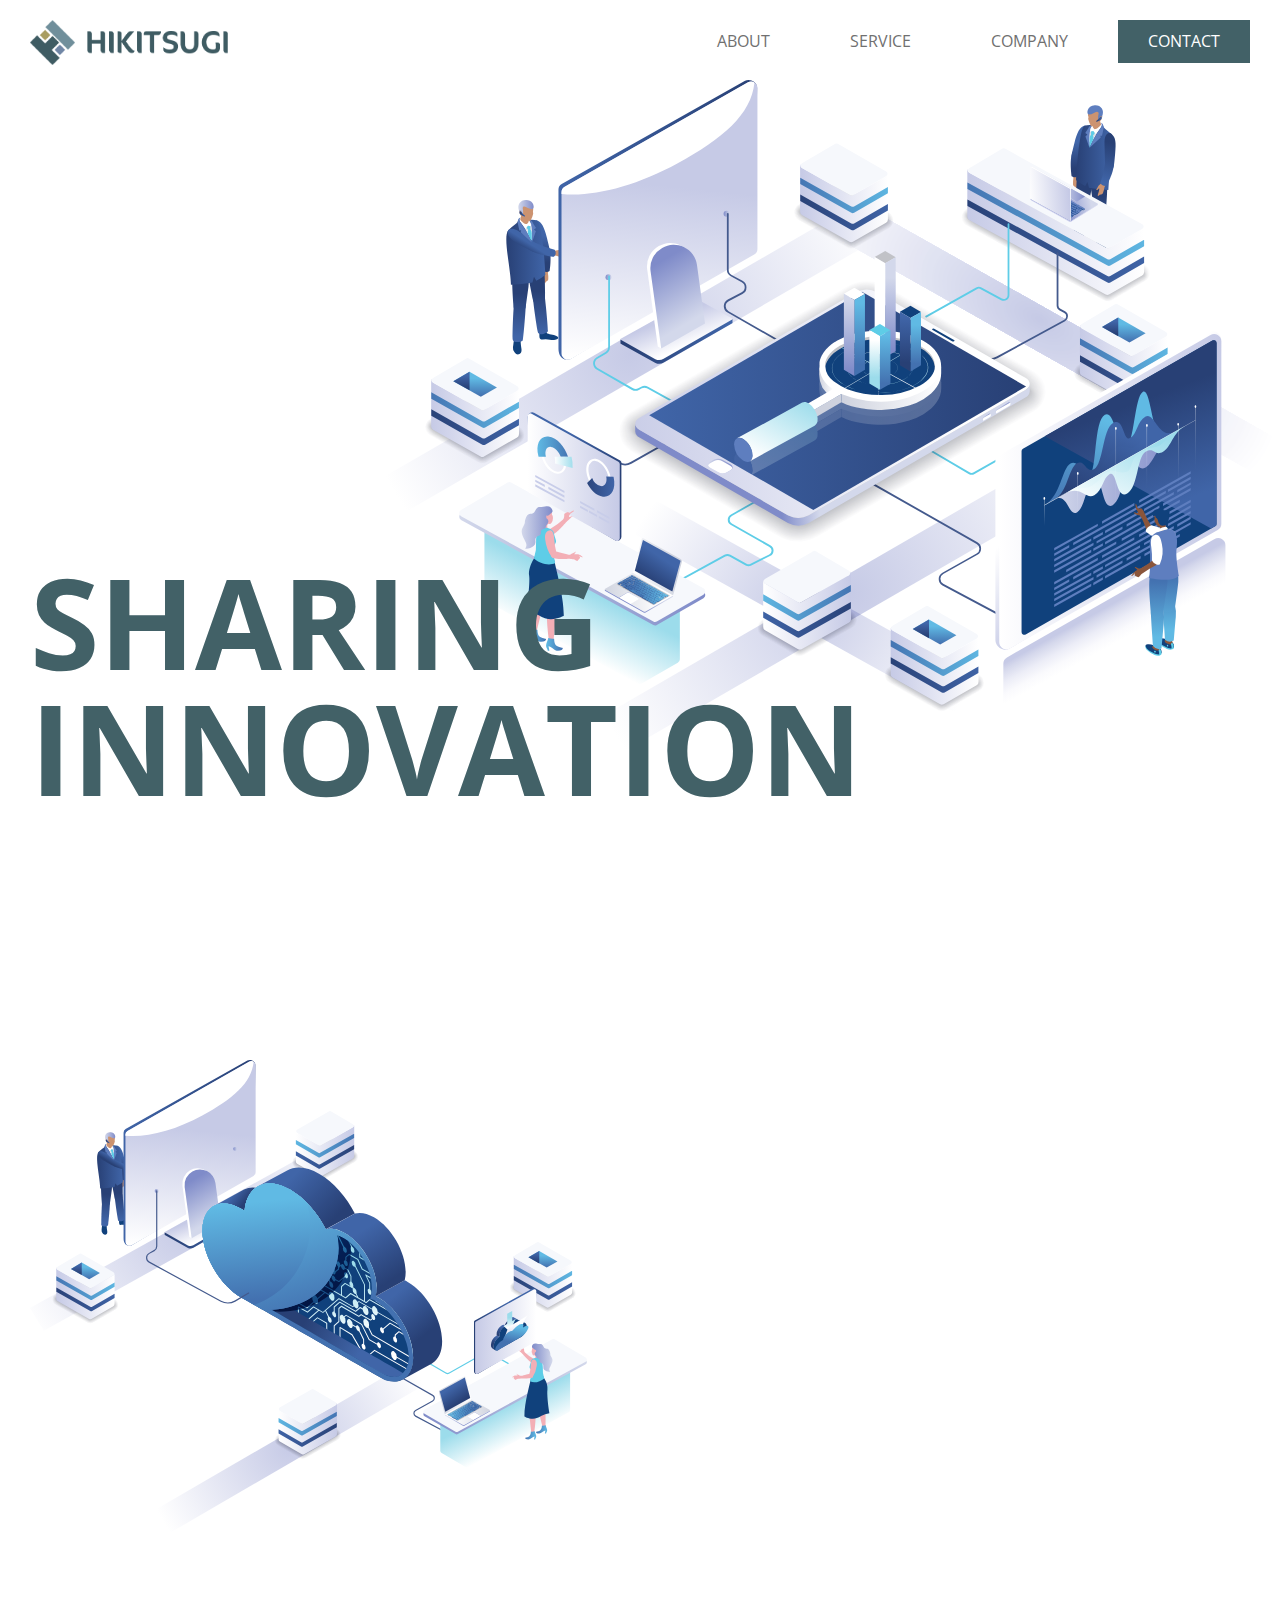
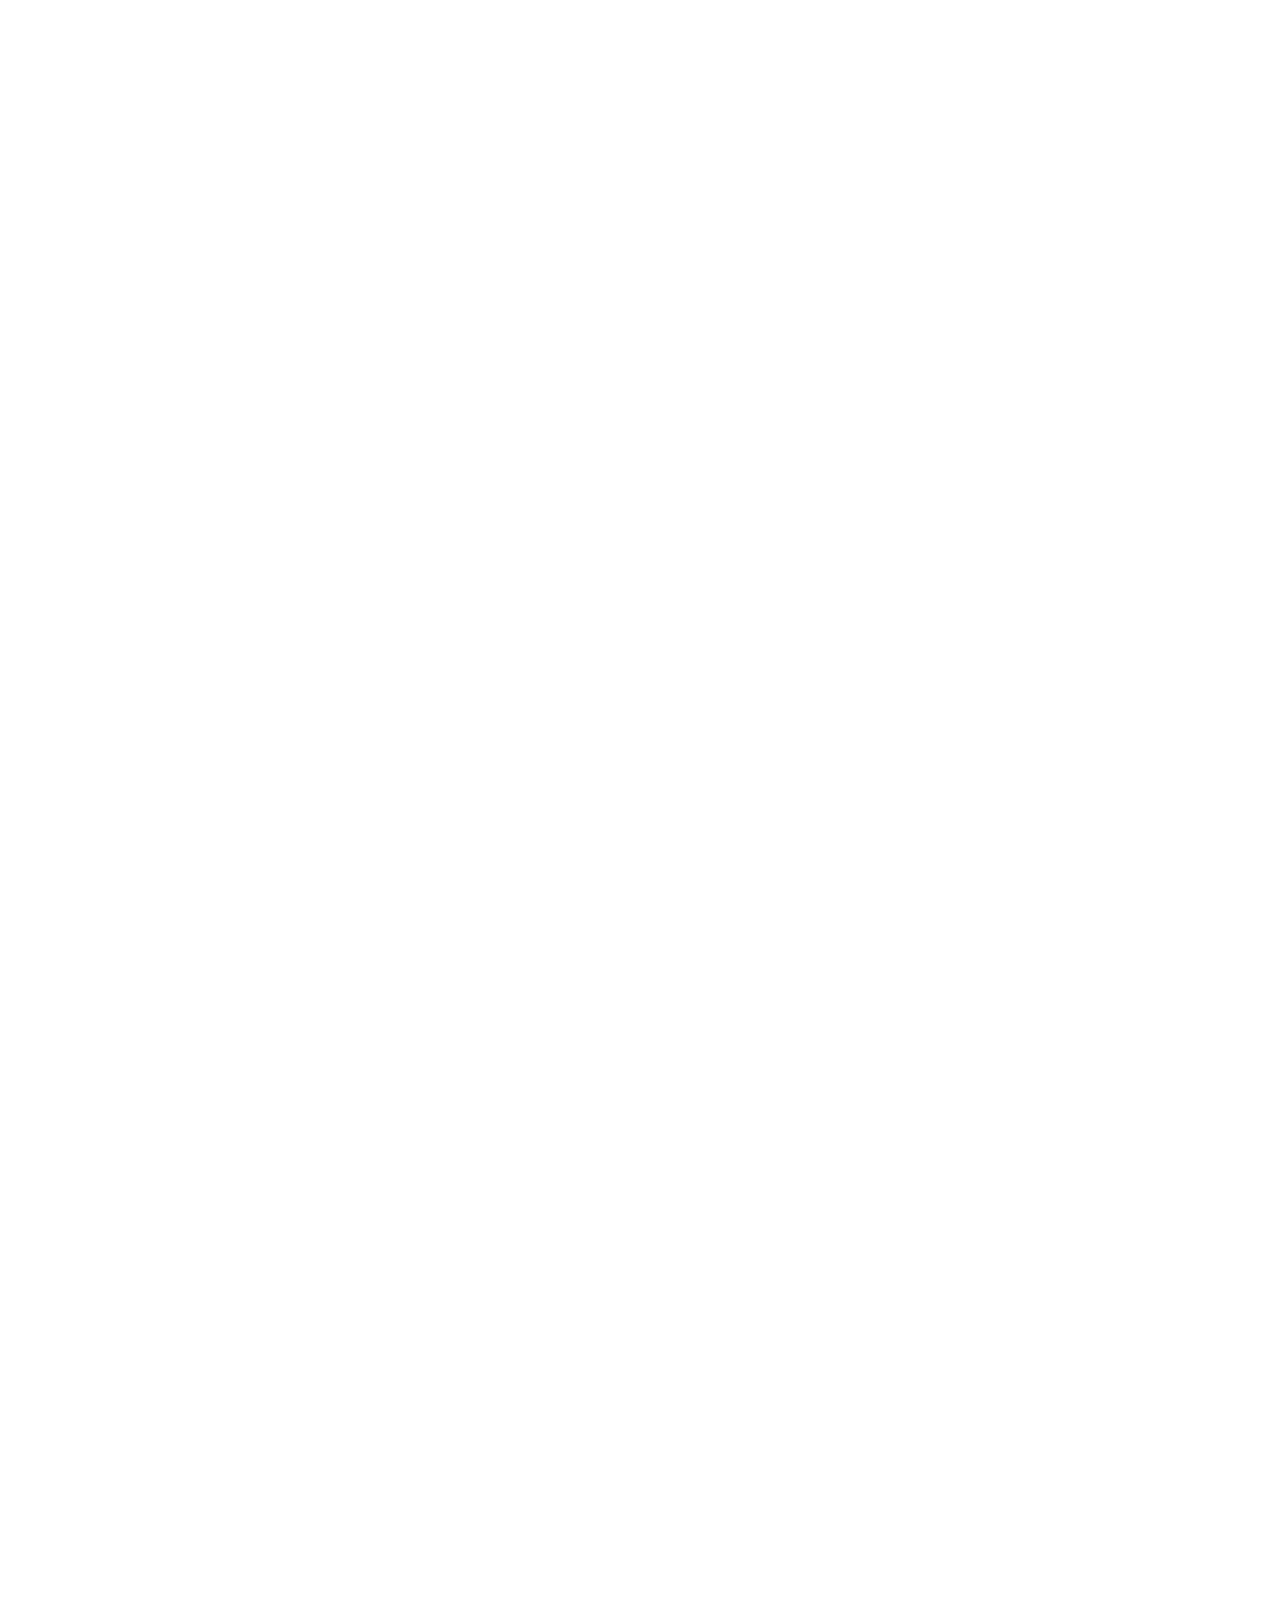
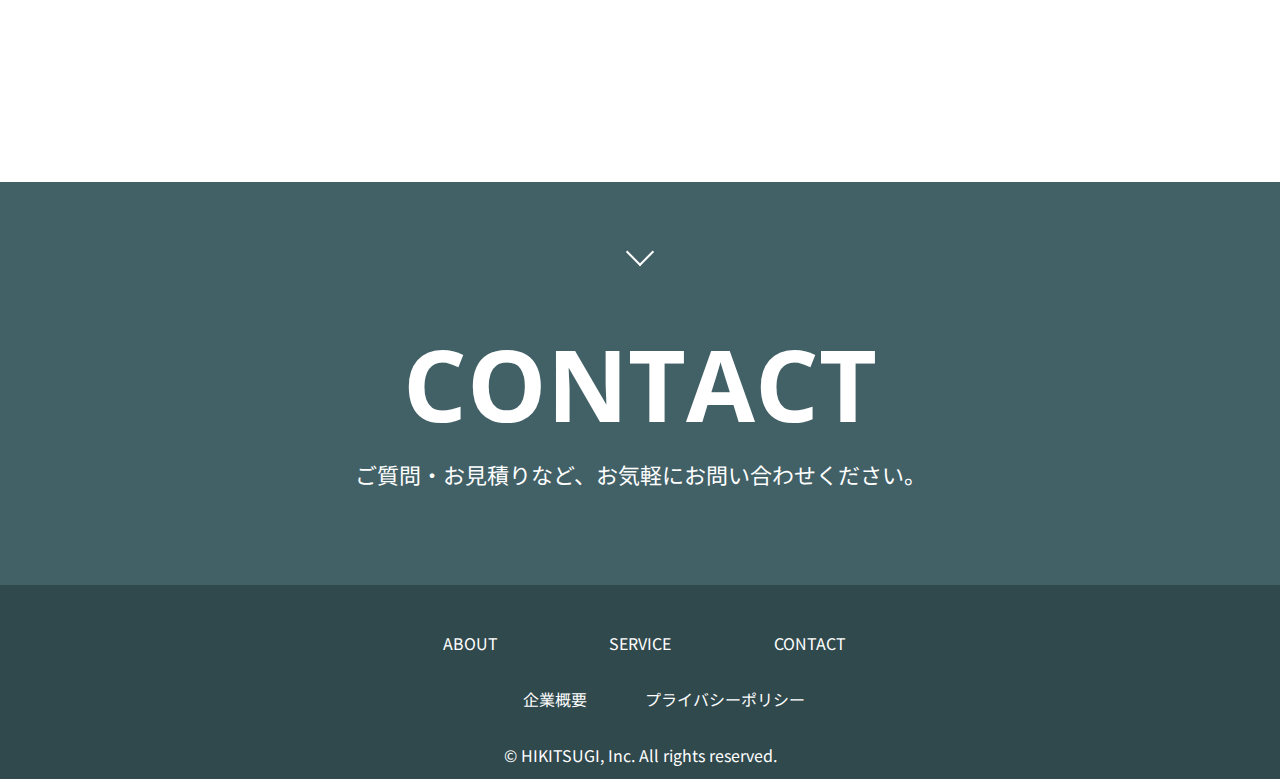
<file: index.html>
<!DOCTYPE html>
<html lang="ja">
<head>
    <meta charset="UTF-8">
    <meta http-equiv="X-UA-Compatible" content="IE=edge">
    <meta name="viewport" content="width=device-width, initial-scale=1.0">
    <link rel="SHORTCUT ICON" href="">
    <link rel="preconnect" href="https://fonts.gstatic.com">
    <link href="https://fonts.googleapis.com/css2?family=Noto+Sans+JP:wght@300&family=Open+Sans:wght@400;700&display=swap" rel="stylesheet">
    <link rel="stylesheet" href="shared/css/reset.css">
    <link rel="stylesheet" href="shared/css/common.css">
    <link rel="stylesheet" href="shared/css/top.css">
    <link rel="icon" href="shared/img/favicon/favicon.ico">
    <script src="shared/js/jQuery-3.4.1.min.js"></script>
    <script src="shared/js/plugin/jquery.inview.min.js"></script>
    <script src="shared/js/main.js"></script>
    <title>HIKITSUGI</title>
</head>
<body>
    <ul class="circles">
        <li></li>
        <li></li>
        <li></li>
        <li></li>
        <li></li>
        <li></li>
        <li></li>
        <li></li>
        <li></li>
        <li></li>
    </ul>
    <header>
        <h1 class="site_title">
            <a href="index.html">
                <img src="shared/img/logo.png" alt="HIKITSUGI">
            </a>
        </h1>
        <div class="drawer">
            <input type="checkbox" id="drawer_check" class="drawer_hidden" >
            <label for="drawer_check" class="drawer_open"><span></span></label>
            <nav id="menu_header" class="drawer_content">
                <ul>
                    <li><a href="#about">ABOUT</a></li>
                    <li><a href="#service">SERVICE</a></li>
                    <!--
                    <li><a href="">NEWS</a></li>
                    -->
                    <li><a href="company/index.html">COMPANY</a></li>
                    <li><a href="contact/index.html">CONTACT</a></li>
                </ul>
            </nav>
        </div>
    </header>
    <main>
        <div class="mv">
            <div class="img">
                <img src="shared/img/top_img.svg" alt="HIKITSUGI">
            </div>
            <div class="title">
                <h2>SHARING<br>
                    INNOVATION</h2>
            </div>
        </div>
        <article id="about" class="about">
            <img src="shared/img/about_img.svg" alt="WHO WE ARE">
            <h2 class="heading animetion">
                WHO WE ARE
                <span>HIKITSUGIとは</span>
            </h2>
            <h3 class="animetion">情報共有で<br class="sp">新しいイノベーションを</h3>
            <p class="animetion">わたしたちは、テクノロジーの力で産業や業種をつなぎイノベーションを創出するDXカンパニーです。<br>
                情報は活用されて初めて価値を持ちます。様々な情報がありふれている現代社会において、
                必要なときに必要な情報が最大限活用されることをミッションとしてDXを推進していきます。</p>
        </article>
        <article id="service" class="service">
            <h2 class="heading animetion">
                SERVICE
                <span>サービス内容</span></h2>
            <div class="list animetion">
                <section>
                    <img src="shared/img/service_icon01.svg" alt="DXコンサルティング">
                    <h3>DXコンサルティング</h3>
                    <p>ビジネスプロセスの改善やDX化の提案</p>
                </section>
                <section>
                    <img src="shared/img/service_icon02.svg" alt="Webシステム開発">
                    <h3>Webシステム開発</h3>
                    <p>DXを推進するためのシステム開発の提案</p>
                </section>
                <section>
                    <img src="shared/img/service_icon03.svg" alt="自社サービス">
                    <h3>自社サービス</h3>
                    <p>開発中</p>
                </section>
            </div>
        </article>
        <article id="contact" class="contact">
            <a href="contact/index.html">
                <div class="scroll">
                </div>
                <h2 class="heading">CONTACT</h2>
                <p>ご質問・お見積りなど、<br class="sp">お気軽にお問い合わせください。</p>
            </a>
        </article>
    </main>
    <footer>
        <ul>
            <li><a href="#about">ABOUT</a></li>
            <li><a href="#service">SERVICE</a></li>
            <li><a href="contact/index.html">CONTACT</a></li>
        </ul>
        <ul>
            <li><a href="company/index.html">企業概要</a></li>
            <li><a href="">プライバシーポリシー</a></li>
        </ul>
        <p class="copyright">© HIKITSUGI, Inc. All rights reserved.</p>
    </footer>
    <div class="top">
        <div class="center">
            <a href="#">▲</a>
        </div>
    </div>
</body>
</html>
</file>
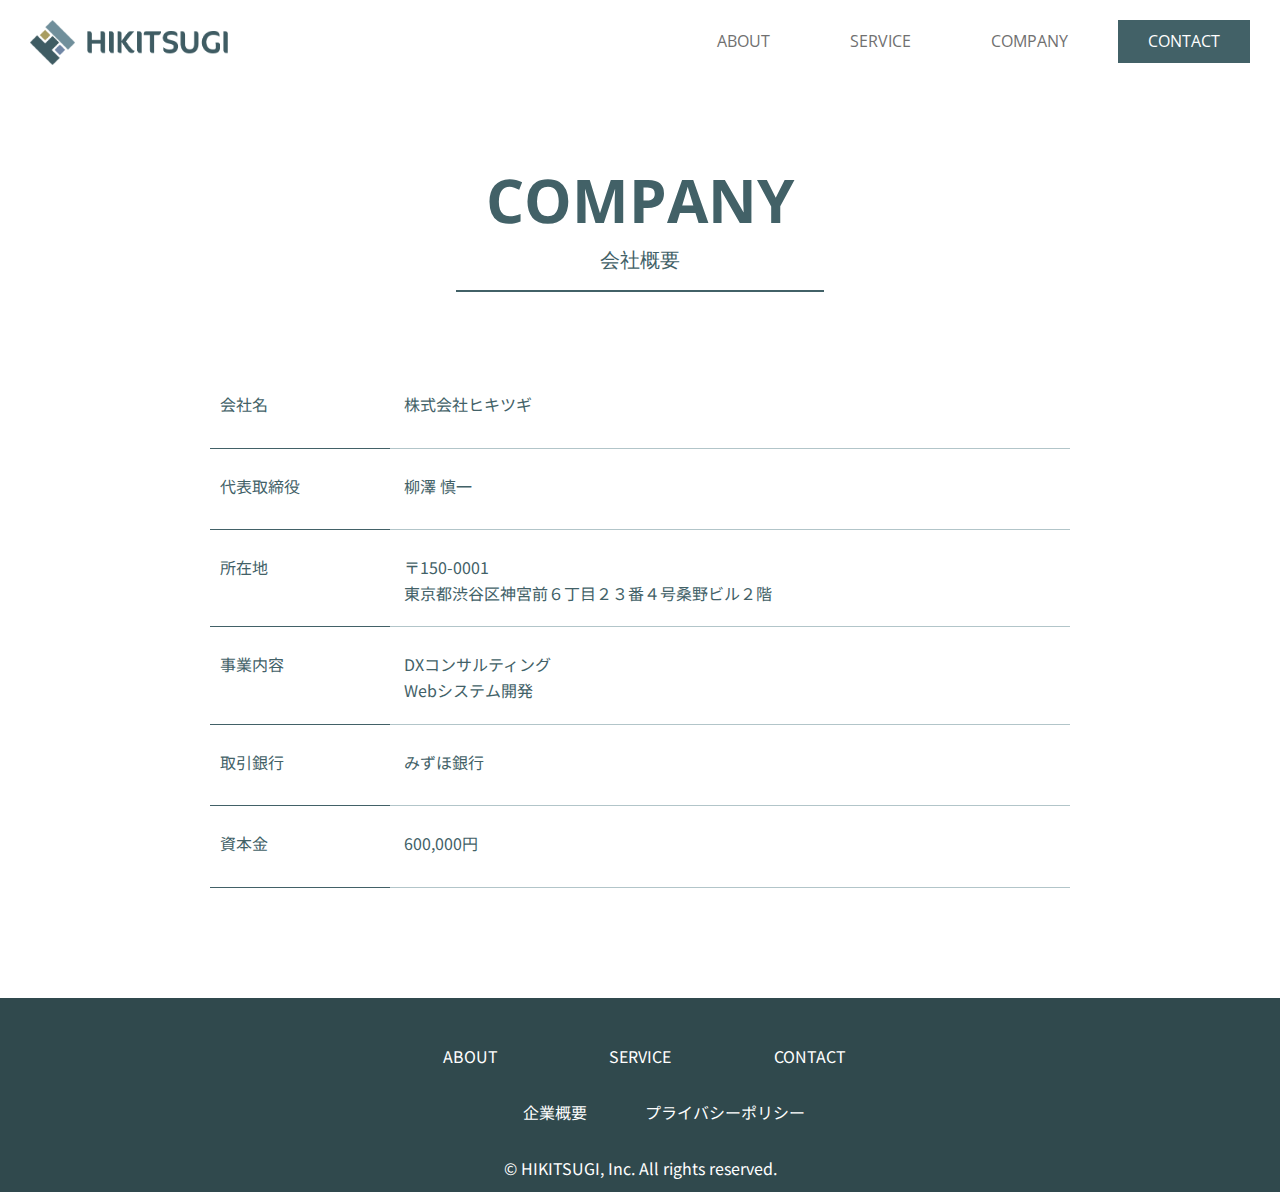
<file: company/index.html>
<!DOCTYPE html>
<html lang="ja">
<head>
    <meta charset="UTF-8">
    <meta http-equiv="X-UA-Compatible" content="IE=edge">
    <meta name="viewport" content="width=device-width, initial-scale=1.0">
    <link rel="SHORTCUT ICON" href="">
    <link rel="preconnect" href="https://fonts.gstatic.com">
    <link href="https://fonts.googleapis.com/css2?family=Noto+Sans+JP:wght@300&family=Open+Sans:wght@400;700&display=swap" rel="stylesheet">
    <link rel="stylesheet" href="../shared/css/reset.css">
    <link rel="stylesheet" href="../shared/css/common.css">
    <link rel="stylesheet" href="../shared/css/top.css">
    <link rel="stylesheet" href="../shared/css/company.css">
    <link rel="icon" href="../shared/img/favicon/favicon.ico">
    <script src="../shared/js/jQuery-3.4.1.min.js"></script>
    <script src="../shared/js/plugin/jquery.inview.min.js"></script>
    <script src="../shared/js/main.js"></script>
    <title>企業概要 - HIKITSUGI</title>
</head>
<body>
    <ul class="circles">
        <li></li>
        <li></li>
        <li></li>
        <li></li>
        <li></li>
        <li></li>
        <li></li>
        <li></li>
        <li></li>
        <li></li>
    </ul>
    <header>
        <h1 class="site_title">
            <a href="../index.html">
                <img src="../shared/img/logo.png" alt="HIKITSUGI">
            </a>
        </h1>
        <div class="drawer">
            <input type="checkbox" id="drawer_check" class="drawer_hidden" >
            <label for="drawer_check" class="drawer_open"><span></span></label>
            <nav id="menu_header" class="drawer_content">
                <ul>
                    <li><a href="../index.html#about">ABOUT</a></li>
                    <li><a href="../index.html#service">SERVICE</a></li>
                    <!--
                    <li><a href="">NEWS</a></li>
                    -->
                    <li><a href="">COMPANY</a></li>
                    <li><a href="../contact/index.html">CONTACT</a></li>
                </ul>
            </nav>
        </div>
    </header>
    <main>
        <article class="company wrap">
            <h2>COMPANY<span>会社概要</span></h2>
            <ul>
                <li>
                    <span>
                        会社名
                    </span>
                    <p>
                        株式会社ヒキツギ
                    </p>
                </li>
                <li>
                    <span>
                        代表取締役
                    </span>
                    <p>
                        柳澤 慎一
                    </p>
                </li>
                <li>
                    <span>
                        所在地
                    </span>
                    <p>
                        〒150-0001<br>東京都渋谷区神宮前６丁目２３番４号桑野ビル２階
                    </p>
                </li>
                <li>
                    <span>
                        事業内容
                    </span>
                    <p>
                        DXコンサルティング<br>
                        Webシステム開発
                    </p>
                </li>
                <li>
                    <span>
                        取引銀行
                    </span>
                    <p>
                        みずほ銀行 
                    </p>
                </li>
                <li>
                    <span>
                        資本金
                    </span>
                    <p>
                        600,000円
                    </p>
                </li>
            </ul>
        </article>
    </main>
    <footer>
        <ul>
            <li><a href="../index.html#about">ABOUT</a></li>
            <li><a href="../index.html#service">SERVICE</a></li>
            <li><a href="../contact/index.html">CONTACT</a></li>
        </ul>
        <ul>
            <li><a href="#">企業概要</a></li>
            <li><a href="../policy/index.html">プライバシーポリシー</a></li>
        </ul>
        <p class="copyright">© HIKITSUGI, Inc. All rights reserved.</p>
    </footer>
</body>
</html>
</file>
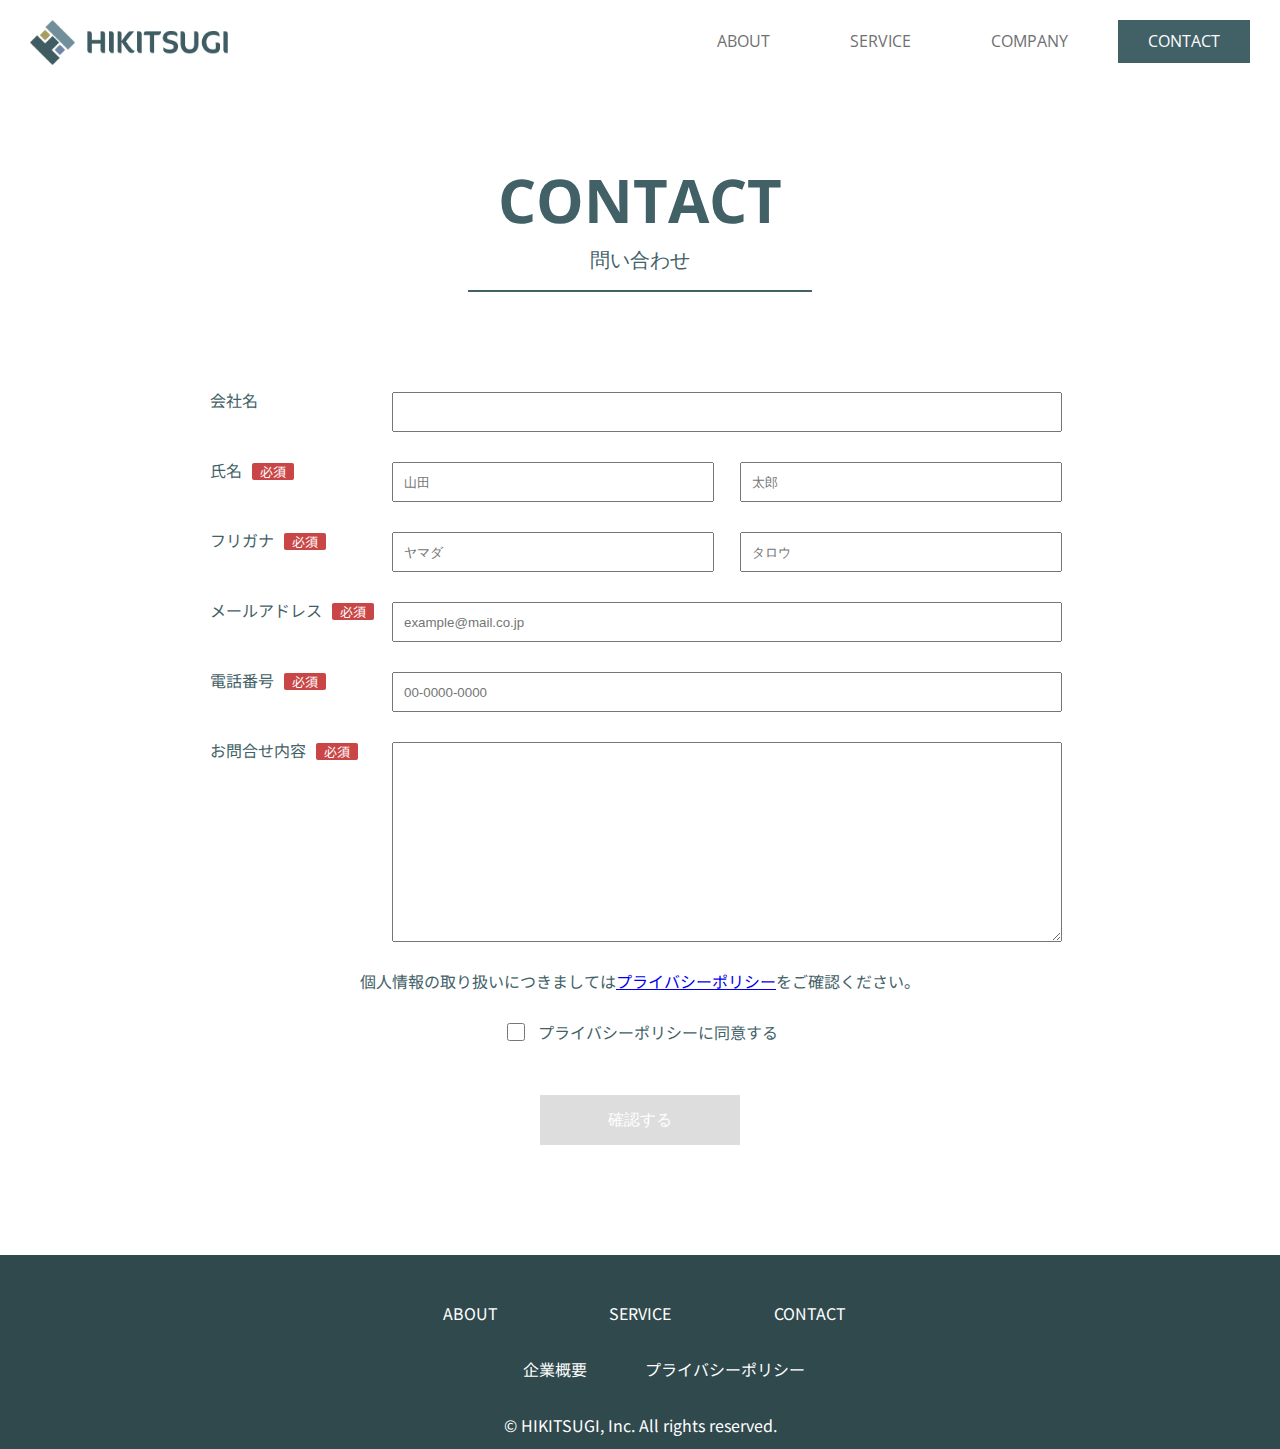
<file: contact/index.html>
<!DOCTYPE html>
<html lang="ja">
    <head>
        <meta charset="UTF-8">
        <meta http-equiv="X-UA-Compatible" content="IE=edge">
        <meta name="viewport" content="width=device-width, initial-scale=1.0">
        <link rel="SHORTCUT ICON" href="">
        <link rel="preconnect" href="https://fonts.gstatic.com">
        <link href="https://fonts.googleapis.com/css2?family=Noto+Sans+JP:wght@300&family=Open+Sans:wght@400;700&display=swap" rel="stylesheet">
        <link rel="stylesheet" href="../shared/css/reset.css">
        <link rel="stylesheet" href="../shared/css/common.css">
        <link rel="stylesheet" href="../shared/css/top.css">
        <link rel="stylesheet" href="../shared/css/contact.css">
        <link rel="icon" href="../shared/img/favicon/favicon.ico">
        <script src="../shared/js/jQuery-3.4.1.min.js"></script>
        <script src="../shared/js/plugin/jquery.inview.min.js"></script>
        <script src="../shared/js/main.js"></script>
        <script src="../shared/js/contact.js"></script>
        <title>お問い合わせ - HIKITSUGI</title>
    </head>
<body>
    <ul class="circles">
        <li></li>
        <li></li>
        <li></li>
        <li></li>
        <li></li>
        <li></li>
        <li></li>
        <li></li>
        <li></li>
        <li></li>
    </ul>
    <header>
        <h1 class="site_title">
            <a href="../index.html">
                <img src="../shared/img/logo.png" alt="HIKITSUGI">
            </a>
        </h1>
        <div class="drawer">
            <input type="checkbox" id="drawer_check" class="drawer_hidden" >
            <label for="drawer_check" class="drawer_open"><span></span></label>
            <nav id="menu_header" class="drawer_content">
                <ul>
                    <li><a href="../index.html#about">ABOUT</a></li>
                    <li><a href="../index.html#service">SERVICE</a></li>
                    <!--
                    <li><a href="">NEWS</a></li>
                    -->
                    <li><a href="../company/index.html">COMPANY</a></li>
                    <li><a href="">CONTACT</a></li>
                </ul>
            </nav>
        </div>
    </header>
    <main>
        <article class="wrap">
            <h2>CONTACT<span>問い合わせ</span></h2>
            <form id="form" name="contact" method="post">
                <div class="clear contact_area">
                    <label class="title">会社名</label>
                    <div class="answer">
                        <input class="company_name" id="company_name" type="text" name="entry.2031051849">
                    </div>
                    <label id="confirm_company_name"></label>
                </div>
                <label class="error" id="text_company_name"></label>
                <div class="clear contact_area">
                    <label class="title">氏名<span>必須</span></label>
                    <div class="answer">
                        <div class="flex">
                            <input class="last_name required flex_item" id="last_name" type="text" name="entry.1767441942" placeholder="山田" required>
                            <input class="firstname required flex_item" id="first_name" type="text" name="first_name" placeholder="太郎" required>
                        </div>
                    </div>
                    <label id="confirm_name"></label>
                    <label class="error" id="text_name"></label>
                </div>
                <div class="clear contact_area">
                    <label class="title">フリガナ<span>必須</span></label>
                    <div class="answer">
                        <div class="flex">
                            <input class="last_kana required flex_item" id="last_kana" type="text" name="entry.2141201490" value="" pattern="[ァ-ヴー\s　]+" title="全角カタカナ" placeholder="ヤマダ" required>
                            <input class="first_kana required flex_item" id="first_kana" type="text" name="first_kana" value="" pattern="[ァ-ヴー\s　]+" title="全角カタカナ" placeholder="タロウ" required>
                        </div>
                    </div>
                    <label id="confirm_kana"></label>
                    <label class="error" id="text_kana"></label>
                </div>
                <div class="clear contact_area">
                    <label class="title">メールアドレス<span>必須</span></label>
                    <div class="answer">
                        <input class="email required" id="email" type="email" name="entry.1197767915" placeholder="example@mail.co.jp" required>
                    </div>
                    <label id="confirm_email"></label>
                    <label class="error" id="text_email"></label>
                </div>
                <div class="clear contact_area">
                    <label class="title">電話番号<span>必須</span></label>
                    <div class="answer">
                        <input class="tel required" id="tel" type="email" name="entry.529912731" placeholder="00-0000-0000" required>
                    </div>
                    <label id="confirm_tel"></label>
                    <label class="error" id="text_tel"></label>
                </div>
                <div class="clear contact_area">
                    <label class="title">お問合せ内容<span>必須</span></label>
                    <div class="answer">
                        <textarea class="comments required" id="comments" name="entry.103441055" required></textarea>
                    </div>
                    <label id="confirm_comments"></label>
                    <label class="error clear" id="text_comments"></label>
                </div>
                <label id="contact_agreement1">個人情報の取り扱いにつきましては<a href="../policy/index.html" target="_brank">プライバシーポリシー</a>をご確認ください。</label>
                <div class="agreement_area">
                    <input type="checkbox" name="agreement" id="agreement" value="1" required /><label id="contact_agreement2" for="agreement">プライバシーポリシーに同意する</label>
                </div>
                <input class="btn btn_design" id="confirmBtn" type="button" value="確認する" disabled>
                <div class="btn_area">
                    <input class="btn btn_design" id="backBtn" type="hidden" value="戻る">
                    <input class="btn btn_design" id="submitBtn" type="hidden" value="送信する">
                </div>
            </form>
            <div id="success" style="display: none;">
                お問合せを受け付けました。
                <button class="btn">
                    <a href="../index.html">トップに戻る</a>
                </button>  
            </div>
            <div id="error" style="display: none;">
                お手数をかけますが、再度申し込みをお願いいたします。
            </div>
        </article>
    </main>
    <footer>
        <ul>
            <li><a href="../index.html#about">ABOUT</a></li>
            <li><a href="../index.html#service">SERVICE</a></li>
            <li><a href="#">CONTACT</a></li>
        </ul>
        <ul>
            <li><a href="#">企業概要</a></li>
            <li><a href="">プライバシーポリシー</a></li>
        </ul>
        <p class="copyright">© HIKITSUGI, Inc. All rights reserved.</p>
    </footer>
</body>
</html>
</file>
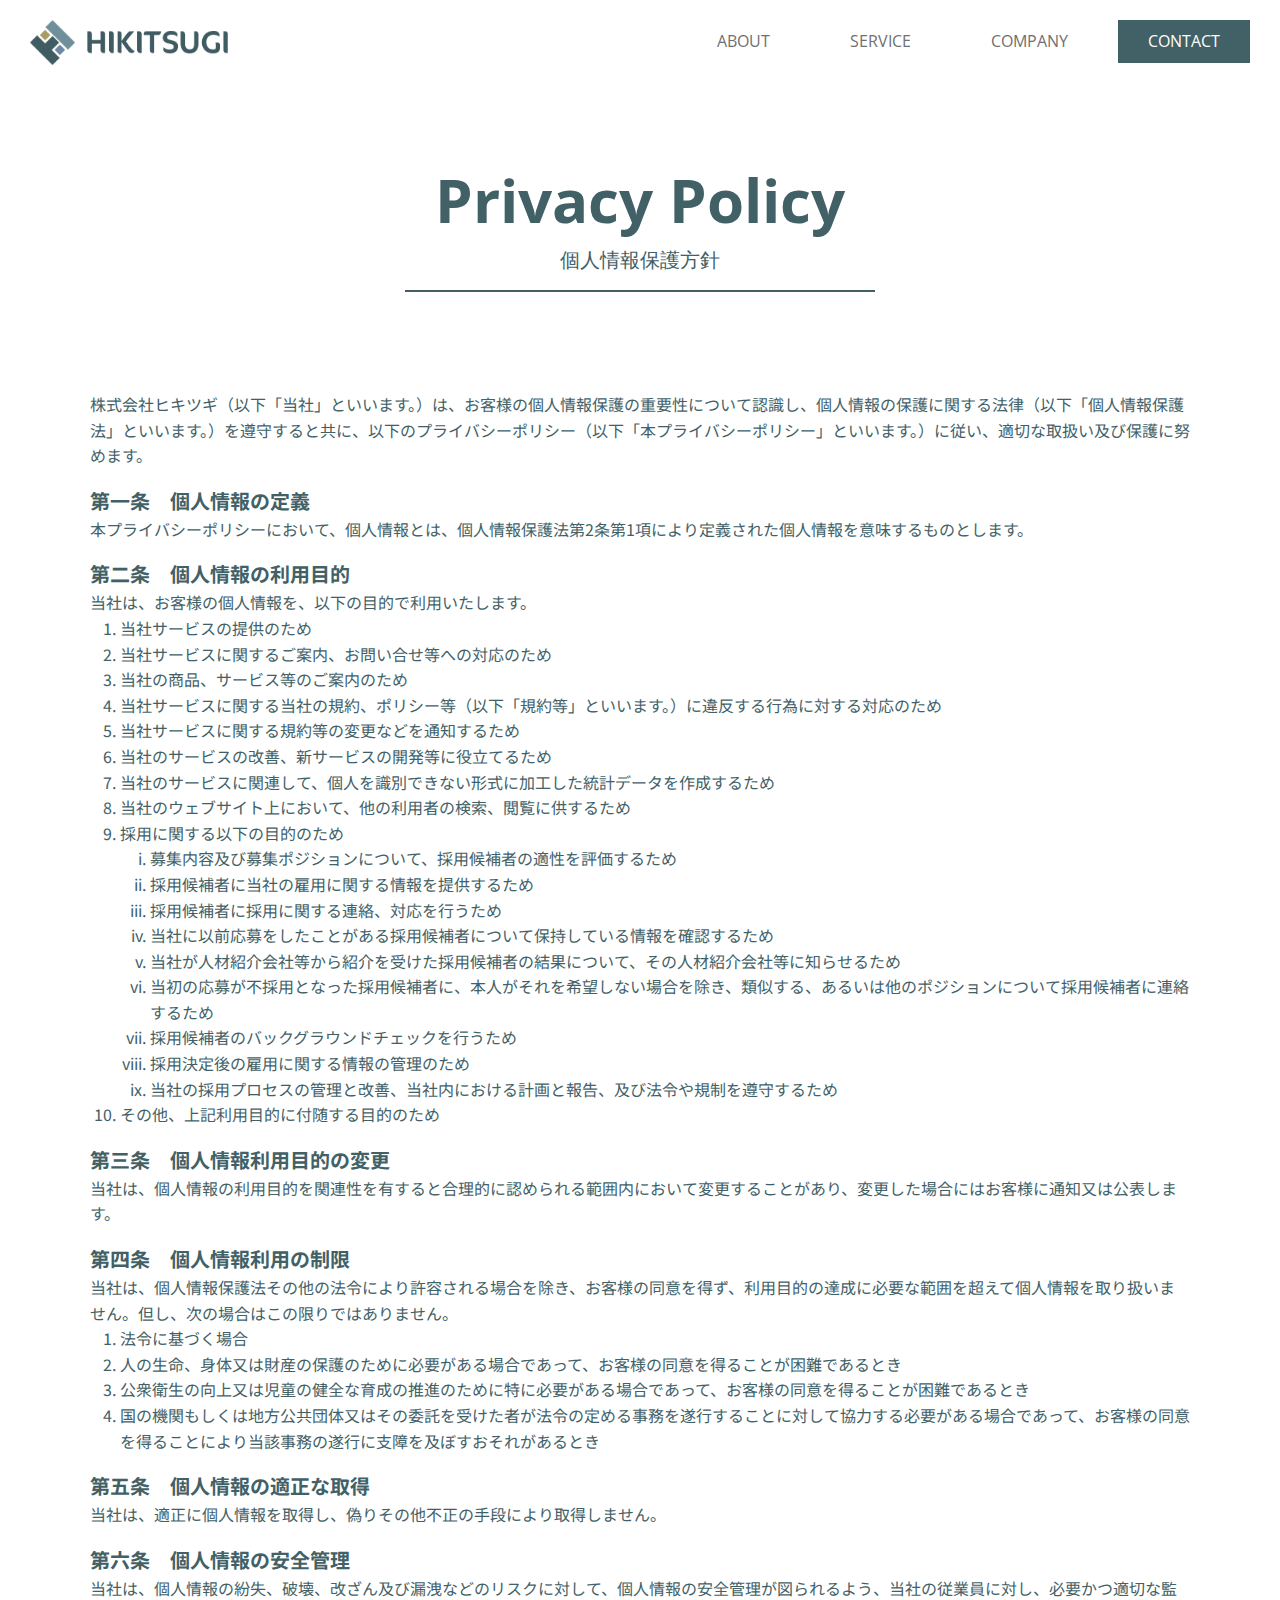
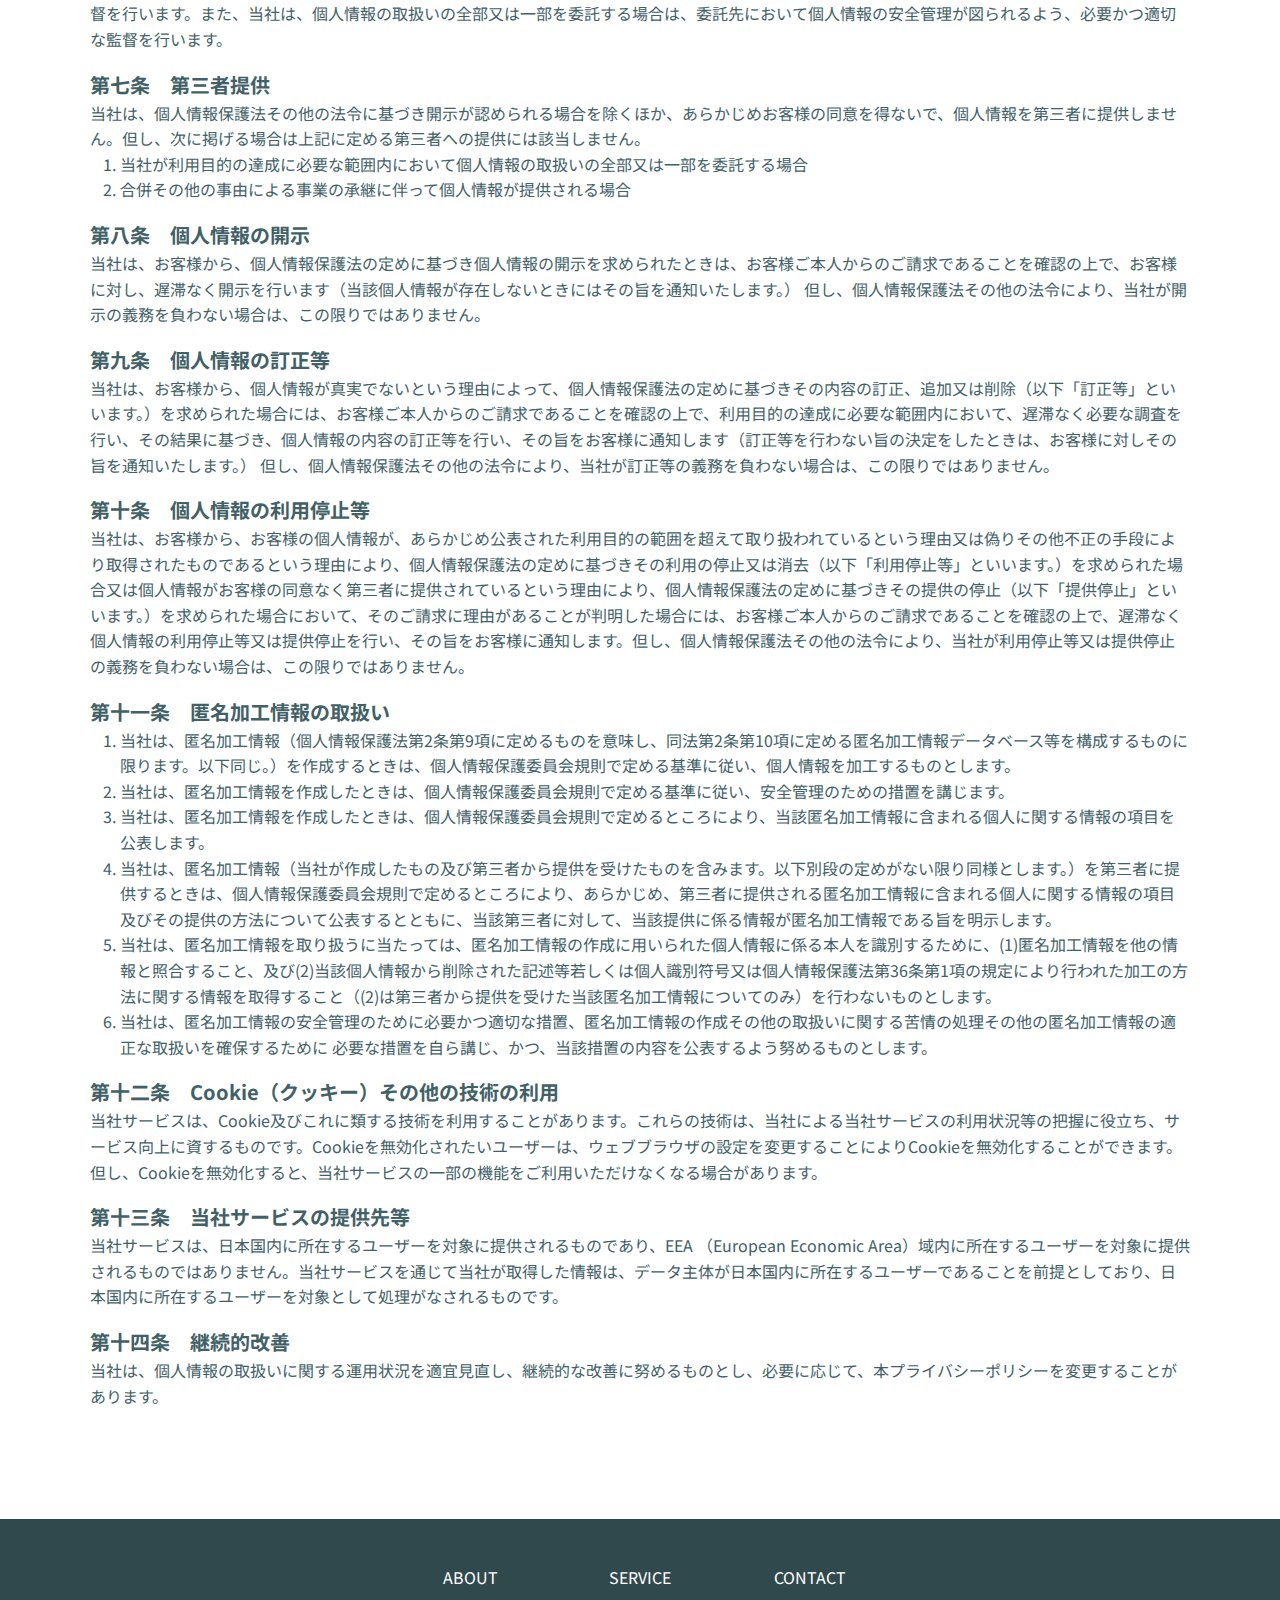
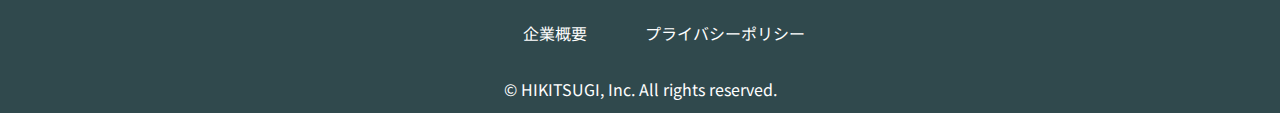
<file: policy/index.html>
<!DOCTYPE html>
<html lang="en">
    <head>
        <meta charset="UTF-8">
        <meta http-equiv="X-UA-Compatible" content="IE=edge">
        <meta name="viewport" content="width=device-width, initial-scale=1.0">
        <link rel="SHORTCUT ICON" href="">
        <link rel="preconnect" href="https://fonts.gstatic.com">
        <link href="https://fonts.googleapis.com/css2?family=Noto+Sans+JP:wght@300&family=Open+Sans:wght@400;700&display=swap" rel="stylesheet">
        <link rel="stylesheet" href="../shared/css/reset.css">
        <link rel="stylesheet" href="../shared/css/common.css">
        <link rel="stylesheet" href="../shared/css/top.css">
        <link rel="stylesheet" href="../shared/css/policy.css">
        <link rel="icon" href="../shared/img/favicon/favicon.ico">
        <script src="../shared/js/jQuery-3.4.1.min.js"></script>
        <script src="../shared/js/plugin/jquery.inview.min.js"></script>
        <script src="../shared/js/main.js"></script>
        <title>お問い合わせ - HIKITSUGI</title>
    </head>
<body>
    <ul class="circles">
        <li></li>
        <li></li>
        <li></li>
        <li></li>
        <li></li>
        <li></li>
        <li></li>
        <li></li>
        <li></li>
        <li></li>
    </ul>
    <header>
        <h1 class="site_title">
            <a href="index.html">
                <img src="../shared/img/logo.png" alt="HIKITSUGI">
            </a>
        </h1>
        <div class="drawer">
            <input type="checkbox" id="drawer_check" class="drawer_hidden" >
            <label for="drawer_check" class="drawer_open"><span></span></label>
            <nav id="menu_header" class="drawer_content">
                <ul>
                    <li><a href="../index.html#about">ABOUT</a></li>
                    <li><a href="../index.html#service">SERVICE</a></li>
                    <!--
                    <li><a href="">NEWS</a></li>
                    -->
                    <li><a href="../company/index.html">COMPANY</a></li>
                    <li><a href="../contact/index.html">CONTACT</a></li>
                </ul>
            </nav>
        </div>
    </header>
    <main>
        <article class="wrap">
            <h2>Privacy Policy<span>個人情報保護方針</span></h2>
            <section>
                <p>株式会社ヒキツギ（以下「当社」といいます。）は、お客様の個人情報保護の重要性について認識し、個人情報の保護に関する法律（以下「個人情報保護法」といいます。）を遵守すると共に、以下のプライバシーポリシー（以下「本プライバシーポリシー」といいます。）に従い、適切な取扱い及び保護に努めます。</p>
            </section>
            <section>
                <h3>第一条　個人情報の定義</h3>
                <p>本プライバシーポリシーにおいて、個人情報とは、個人情報保護法第2条第1項により定義された個人情報を意味するものとします。</p>
            </section>
            <section>
                <h3>第二条　個人情報の利用目的</h3>
                <p>当社は、お客様の個人情報を、以下の目的で利用いたします。</p>
                <ol>
                    <li>当社サービスの提供のため</li>
                    <li>当社サービスに関するご案内、お問い合せ等への対応のため</li>
                    <li>当社の商品、サービス等のご案内のため</li>
                    <li>当社サービスに関する当社の規約、ポリシー等（以下「規約等」といいます。）に違反する行為に対する対応のため</li>
                    <li>当社サービスに関する規約等の変更などを通知するため</li>
                    <li>当社のサービスの改善、新サービスの開発等に役立てるため</li>
                    <li>当社のサービスに関連して、個人を識別できない形式に加工した統計データを作成するため</li>
                    <li>当社のウェブサイト上において、他の利用者の検索、閲覧に供するため</li>
                    <li>
                        採用に関する以下の目的のため
                        <ol type="i">
                            <li>募集内容及び募集ポジションについて、採用候補者の適性を評価するため</li>
                            <li>採用候補者に当社の雇用に関する情報を提供するため</li>
                            <li>採用候補者に採用に関する連絡、対応を行うため</li>
                            <li>当社に以前応募をしたことがある採用候補者について保持している情報を確認するため</li>
                            <li>当社が人材紹介会社等から紹介を受けた採用候補者の結果について、その人材紹介会社等に知らせるため</li>
                            <li>当初の応募が不採用となった採用候補者に、本人がそれを希望しない場合を除き、類似する、あるいは他のポジションについて採用候補者に連絡するため</li>
                            <li>採用候補者のバックグラウンドチェックを行うため</li>
                            <li>採用決定後の雇用に関する情報の管理のため</li>
                            <li>当社の採用プロセスの管理と改善、当社内における計画と報告、及び法令や規制を遵守するため</li>
                        </ol>
                    </li>
                    <li>その他、上記利用目的に付随する目的のため</li>
                </ol>
            </section>
            <section>
                <h3>第三条　個人情報利用目的の変更</h3>
                <p>当社は、個人情報の利用目的を関連性を有すると合理的に認められる範囲内において変更することがあり、変更した場合にはお客様に通知又は公表します。</p>
            </section>
            <section>
                <h3>第四条　個人情報利用の制限</h3>
                <p>当社は、個人情報保護法その他の法令により許容される場合を除き、お客様の同意を得ず、利用目的の達成に必要な範囲を超えて個人情報を取り扱いません。但し、次の場合はこの限りではありません。</p>
                <ol>
                    <li>法令に基づく場合</li>
                    <li>人の生命、身体又は財産の保護のために必要がある場合であって、お客様の同意を得ることが困難であるとき</li>
                    <li>公衆衛生の向上又は児童の健全な育成の推進のために特に必要がある場合であって、お客様の同意を得ることが困難であるとき</li>
                    <li>国の機関もしくは地方公共団体又はその委託を受けた者が法令の定める事務を遂行することに対して協力する必要がある場合であって、お客様の同意を得ることにより当該事務の遂行に支障を及ぼすおそれがあるとき</li>
                </ol>
            </section>
            <section>
                <h3>第五条　個人情報の適正な取得</h3>
                <p>当社は、適正に個人情報を取得し、偽りその他不正の手段により取得しません。</p>
            </section>
            <section>
                <h3>第六条　個人情報の安全管理</h3>
                <p>当社は、個人情報の紛失、破壊、改ざん及び漏洩などのリスクに対して、個人情報の安全管理が図られるよう、当社の従業員に対し、必要かつ適切な監督を行います。また、当社は、個人情報の取扱いの全部又は一部を委託する場合は、委託先において個人情報の安全管理が図られるよう、必要かつ適切な監督を行います。</p>
            </section>
            <section>
                <h3>第七条　第三者提供</h3>
                <p>当社は、個人情報保護法その他の法令に基づき開示が認められる場合を除くほか、あらかじめお客様の同意を得ないで、個人情報を第三者に提供しません。但し、次に掲げる場合は上記に定める第三者への提供には該当しません。</p>
                <ol>
                    <li>当社が利用目的の達成に必要な範囲内において個人情報の取扱いの全部又は一部を委託する場合</li>
                    <li>合併その他の事由による事業の承継に伴って個人情報が提供される場合</li>
                </ol>
            </section>
            <section>
                <h3>第八条　個人情報の開示</h3>
                <p>当社は、お客様から、個人情報保護法の定めに基づき個人情報の開示を求められたときは、お客様ご本人からのご請求であることを確認の上で、お客様に対し、遅滞なく開示を行います（当該個人情報が存在しないときにはその旨を通知いたします。） 但し、個人情報保護法その他の法令により、当社が開示の義務を負わない場合は、この限りではありません。</p>
            </section>
            <section>
                <h3>第九条　個人情報の訂正等</h3>
                <p>当社は、お客様から、個人情報が真実でないという理由によって、個人情報保護法の定めに基づきその内容の訂正、追加又は削除（以下「訂正等」といいます。）を求められた場合には、お客様ご本人からのご請求であることを確認の上で、利用目的の達成に必要な範囲内において、遅滞なく必要な調査を行い、その結果に基づき、個人情報の内容の訂正等を行い、その旨をお客様に通知します（訂正等を行わない旨の決定をしたときは、お客様に対しその旨を通知いたします。） 但し、個人情報保護法その他の法令により、当社が訂正等の義務を負わない場合は、この限りではありません。</p>
            </section>
            <section>
                <h3>第十条　個人情報の利用停止等</h3>
                <p>当社は、お客様から、お客様の個人情報が、あらかじめ公表された利用目的の範囲を超えて取り扱われているという理由又は偽りその他不正の手段により取得されたものであるという理由により、個人情報保護法の定めに基づきその利用の停止又は消去（以下「利用停止等」といいます。）を求められた場合又は個人情報がお客様の同意なく第三者に提供されているという理由により、個人情報保護法の定めに基づきその提供の停止（以下「提供停止」といいます。）を求められた場合において、そのご請求に理由があることが判明した場合には、お客様ご本人からのご請求であることを確認の上で、遅滞なく個人情報の利用停止等又は提供停止を行い、その旨をお客様に通知します。但し、個人情報保護法その他の法令により、当社が利用停止等又は提供停止の義務を負わない場合は、この限りではありません。</p>
            </section>
            <section>
                <h3>第十一条　匿名加工情報の取扱い</h3>
                <ol>
                    <li>当社は、匿名加工情報（個人情報保護法第2条第9項に定めるものを意味し、同法第2条第10項に定める匿名加工情報データベース等を構成するものに限ります。以下同じ。）を作成するときは、個人情報保護委員会規則で定める基準に従い、個人情報を加工するものとします。</li>
                    <li>当社は、匿名加工情報を作成したときは、個人情報保護委員会規則で定める基準に従い、安全管理のための措置を講じます。</li>
                    <li>当社は、匿名加工情報を作成したときは、個人情報保護委員会規則で定めるところにより、当該匿名加工情報に含まれる個人に関する情報の項目を公表します。</li>
                    <li>当社は、匿名加工情報（当社が作成したもの及び第三者から提供を受けたものを含みます。以下別段の定めがない限り同様とします。）を第三者に提供するときは、個人情報保護委員会規則で定めるところにより、あらかじめ、第三者に提供される匿名加工情報に含まれる個人に関する情報の項目及びその提供の方法について公表するとともに、当該第三者に対して、当該提供に係る情報が匿名加工情報である旨を明示します。</li>
                    <li>当社は、匿名加工情報を取り扱うに当たっては、匿名加工情報の作成に用いられた個人情報に係る本人を識別するために、(1)匿名加工情報を他の情報と照合すること、及び(2)当該個人情報から削除された記述等若しくは個人識別符号又は個人情報保護法第36条第1項の規定により行われた加工の方法に関する情報を取得すること（(2)は第三者から提供を受けた当該匿名加工情報についてのみ）を行わないものとします。</li>
                    <li>当社は、匿名加工情報の安全管理のために必要かつ適切な措置、匿名加工情報の作成その他の取扱いに関する苦情の処理その他の匿名加工情報の適正な取扱いを確保するために 必要な措置を自ら講じ、かつ、当該措置の内容を公表するよう努めるものとします。</li>
                <ol>
            </ol></ol></section>
            <section>
                <h3>第十二条　Cookie（クッキー）その他の技術の利用</h3>
                <p>当社サービスは、Cookie及びこれに類する技術を利用することがあります。これらの技術は、当社による当社サービスの利用状況等の把握に役立ち、サービス向上に資するものです。Cookieを無効化されたいユーザーは、ウェブブラウザの設定を変更することによりCookieを無効化することができます。但し、Cookieを無効化すると、当社サービスの一部の機能をご利用いただけなくなる場合があります。</p>
            </section>
            <section>
                <h3>第十三条　当社サービスの提供先等</h3>
                <p>当社サービスは、日本国内に所在するユーザーを対象に提供されるものであり、EEA （European Economic Area）域内に所在するユーザーを対象に提供されるものではありません。当社サービスを通じて当社が取得した情報は、データ主体が日本国内に所在するユーザーであることを前提としており、日本国内に所在するユーザーを対象として処理がなされるものです。</p>
            </section>
            <!--
            <section>
                <h3>第十四条　お問い合わせ</h3>
                <p>開示等のお申出、ご意見、ご質問、苦情のお申出その他個人情報の取扱いに関するお問い合わせは、下記の窓口までお願い致します。</p>
                <div class="address">
                    <p class="name">Dig-Nest株式会社</p>
                    <p class="mail">e-mail：info@dig-nest.com</p>
                </div>
            </section>
            -->
            <section>
                <h3>第十四条　継続的改善</h3>
                <p>当社は、個人情報の取扱いに関する運用状況を適宜見直し、継続的な改善に努めるものとし、必要に応じて、本プライバシーポリシーを変更することがあります。</p>
            </section>
        </article>
    </main>
    <footer>
        <ul>
            <li><a href="../index.html#about">ABOUT</a></li>
            <li><a href="../index.html#service">SERVICE</a></li>
            <li><a href="../contact/index.html">CONTACT</a></li>
        </ul>
        <ul>
            <li><a href="../company/index.html">企業概要</a></li>
            <li><a href="#">プライバシーポリシー</a></li>
        </ul>
        <p class="copyright">© HIKITSUGI, Inc. All rights reserved.</p>
    </footer>
</body>
</html>
</file>
<file: shared/css/common.css>
/* ---------------------------------------
    common
--------------------------------------- */
.clear  {
    clear: both;
}

.wrap   {
    max-width: 1100px;
    margin: 100px auto 110px;
}

.wrap_full  {
    margin: 100px auto 110px;
}

.sp {
   display: none; 
}

.tab    {
    display: none;
}

@media screen and (max-width: 1100px) {
    .wrap   {
        width: 100%;
        padding: 0 40px;
    }
}

@media screen and (max-width: 770px) {
    .pc {
        display: none;
    }

    .tab    {
        display: block;
    }
}

@media screen and (max-width: 640px) {
    .wrap   {
        width: 100%;
        padding: 0 16px;
    }

    .sp {
        display: block;
    }
}
/* ---------------------------------------
    font
--------------------------------------- */
html    {
    font-family: 'Noto Sans JP', sans-serif;
    font-size:62.5%;
    color: #426167;
}

h2  {
    font-family: 'Open Sans', sans-serif;
    font-weight: bold;
    font-size: 12.6rem;
    color: #426167;
}

h3 {
    font-size: 2rem;
}

p,
li,
dt,
dd   {
    font-size: 1.6rem;
}

@media screen and (max-width: 770px) {
    h2  {
        font-size: 9.6rem;
    }
}

@media screen and (max-width: 640px) {
    h2  {
        font-size: 6.0rem;
    }

    h3 {
        font-size: 1.6rem;
    }

    p{
        font-size: 1.6rem;
        line-height: 1.5;
    }
}


/* ---------------------------------------
    header
--------------------------------------- */
header  {
    position: fixed;
    top: 0;
    left: 0;
    width: 100%;
    height: 70px;
    padding: 0 30px;
    background-color: #fff;
    z-index: 90;
    transition: .3s;
}

header h1  {
    float: left;
}

header h1 img   {
    width: 200px;
    padding-top: 20px;
}

header .drawer  {
    float: right;
}

header nav ul   {
    display: flex;
    flex-direction: row;
}

header nav ul li a {
    display: block;
    margin: 20px 10px;
    padding: 13px 30px;
    color: #707070;
    font-family: 'Open Sans', sans-serif;
    text-decoration: none;
    border-bottom: 1px solid transparent;
    transition-duration:1s;
}

header nav ul li:last-child a   {
    margin-right: 0;
    color: #fff;
    background-color: #426167;
}

header nav ul li a:hover    {
    border-bottom: 1px solid #426167;
}

.drawer_hidden {
    display: none;
}

@media screen and (max-width: 770px) {
    header nav ul li a {
        padding: 16px 17px;
    }
}
  
@media screen and (max-width: 640px) {
    /* ハンバーガーアイコンの設置スペース */
    .drawer_open {
        display: flex;
        height: 60px;
        width: 60px;
        justify-content: center;
        align-items: center;
        position: relative;
        z-index: 100;/* 重なり順を一番上に */
        cursor: pointer;
    }
    
    /* ハンバーガーメニューのアイコン */
    .drawer_open span,
    .drawer_open span:before,
    .drawer_open span:after {
        content: '';
        display: block;
        height: 3px;
        width: 25px;
        border-radius: 3px;
        background: #333;
        transition: 0.5s;
        position: absolute;
    }
    
    /* 三本線のうち一番上の棒の位置調整 */
    .drawer_open span:before {
        bottom: 8px;
    }
    
    /* 三本線のうち一番下の棒の位置調整 */
    .drawer_open span:after {
        top: 8px;
    }
    
    /* アイコンがクリックされたら真ん中の線を透明にする */
    #drawer_check:checked ~ .drawer_open span {
        background: rgba(255, 255, 255, 0);
    }
    
    /* アイコンがクリックされたらアイコンが×印になように上下の線を回転 */
    #drawer_check:checked ~ .drawer_open span::before {
        bottom: 0;
        transform: rotate(45deg);
    }
    
    #drawer_check:checked ~ .drawer_open span::after {
        top: 0;
        transform: rotate(-45deg);
    }
        
    /* メニューのデザイン*/
    .drawer_content {
        width: 100%;
        height: 100%;
        position: fixed;
        top: 69px;
        left: 100%;/* メニューを画面の外に飛ばす */
        z-index: 99;
        background: #fff;
        transition: .5s;
    }
    
    /* アイコンがクリックされたらメニューを表示 */
    #drawer_check:checked ~ .drawer_content {
        left: 0;/* メニューを画面に入れる */
    }

    header {
        padding: 0 0 0 16px;
    }

    header nav ul   {
        flex-direction: column;
    }

    header nav ul li a  {
        text-align: center;
    } 

    header nav ul li:last-child a   {
        color: #707070;
        background-color: #fff;
    }
}

/* ---------------------------------------
    footer
--------------------------------------- */
footer  {
    color: #fff;
    background-color: #30494D;
    text-align: center;
    padding: 30px 0 10px;
}

footer a  {
    color: #fff;
    text-decoration: none;
}

footer ul   {
    display: flex;
    flex-direction: row;
    justify-content: center;
    list-style: none;
    padding: 20px 0;
}

footer ul li    {
    width: 170px;
}

footer p    {
    margin: 20px 0 6px;
}

/* ---------------------------------------
    sp layout
--------------------------------------- */
@media screen and (max-width: 770px) {
    /* ---------------------------------------
        footer
    --------------------------------------- */
    footer ul li    {
        width: auto;
        padding: 0 30px;
    }
}

/* ---------------------------------------
    contact
--------------------------------------- */
article.contact {
    text-align: center;
    background-color: #426167;
    color: #fff;
    margin: 0;
    padding: 60px 0 100px;
}

article.contact a   {
    display: block;
    text-decoration: none;
}

article.contact h2.heading  {
    border-bottom: none;
    margin-bottom: 30px;
    color: #fff;
    text-shadow:1px 0 0 transparent,0 1px 0 transparent,-1px 0 0 transparent,0 -1px 0 transparent;
    transition: .6s;
}

article.contact a:hover h2.heading  {
    color: #426167;
    text-shadow:1px 0 0 #fff,0 1px 0 #fff,-1px 0 0 #fff,0 -1px 0 #fff;
}

article.contact p   {
    font-size: 2.2rem;
    color: #fff;
}

article.contact .scroll {
    display: inline-block;
    padding-top: 90px;
    position: relative;
    width: 100%;
}

article.contact .scroll::before {
    animation: scroll 2.0s infinite;
    border: solid #fff;
    border-width: 0 0 2px 2px;
    content: "";
    display: inline-block;
    margin: auto;
    position: absolute;
    top: 0;
    right: 0;
    left: 0;
    transform: rotate(-45deg);
    width: 20px;
    height: 20px;
}

@keyframes scroll {
    0% {
      transform: rotate(-45deg) translate(0, 0);
    }
    80% {
      transform: rotate(-45deg) translate(-30px, 30px);
    }
    0%, 80%, 100% {
      opacity: 0;
    }
    40% {
      opacity: 1;
    }
}

/* ---------------------------------------
    tablet layout
--------------------------------------- */
@media screen and (max-width: 770px) {
    /* ---------------------------------------
        contact
    --------------------------------------- */
    article.contact {
        padding: 10px 0 70px;
    }
}

/* ---------------------------------------
    sp layout
--------------------------------------- */
@media screen and (max-width: 640px) {
    /* ---------------------------------------
        contact
    --------------------------------------- */
    article.contact p {
        font-size: 1.8rem;
    }
}
</file>
<file: shared/css/top.css>
/* ---------------------------------------
    top
    background
--------------------------------------- */
body    {
    position: relative;
}

.circles{
    position: absolute;
    top: 0;
    left: 0;
    width: 100%;
    height: 100%;
    overflow: hidden;
    z-index: -2;
}

.circles li{
    position: absolute;
    display: block;
    list-style: none;
    width: 20px;
    height: 20px;
    background: #769EAC;
    animation: animate 25s linear infinite;
    bottom: -150px;
    z-index: -2;
    
}

.circles li:nth-child(1){
    left: 25%;
    width: 80px;
    height: 80px;
    animation-delay: 0s;
}


.circles li:nth-child(2){
    left: 10%;
    width: 220px;
    height: 220px;
    animation-delay: 2s;
    animation-duration: 12s;
}

.circles li:nth-child(3){
    left: 70%;
    width: 120px;
    height: 120px;
    animation-delay: 4s;
}

.circles li:nth-child(4){
    left: 40%;
    width: 60px;
    height: 60px;
    animation-delay: 0s;
    animation-duration: 18s;
}

.circles li:nth-child(5){
    left: 65%;
    width: 160px;
    height: 160px;
    animation-delay: 0s;
}

.circles li:nth-child(6){
    left: 75%;
    width: 110px;
    height: 110px;
    animation-delay: 3s;
}

.circles li:nth-child(7){
    left: 35%;
    width: 150px;
    height: 150px;
    animation-delay: 7s;
}

.circles li:nth-child(8){
    left: 50%;
    width: 25px;
    height: 25px;
    animation-delay: 15s;
    animation-duration: 45s;
}

.circles li:nth-child(9){
    left: 20%;
    width: 230px;
    height: 230px;
    animation-delay: 2s;
    animation-duration: 35s;
}

.circles li:nth-child(10){
    left: 85%;
    width: 150px;
    height: 150px;
    animation-delay: 0s;
    animation-duration: 11s;
}



@keyframes animate {
    0%{
        transform: translateY(-4000px) rotate(0deg);
        opacity: 0.3;
        border-radius: 3px;
    }

    100%{
        transform: translateY(0) rotate(720deg);
        opacity: 0.3;
        border-radius: 6px;
    }
}

/* ---------------------------------------
    top
--------------------------------------- */
.mv {
    position: relative;
    width: 100%;
    height: calc(100vh - 70px);
    padding: 30px;
}

.mv .img {
    position: absolute;
    top: 80px;
    right: 0;
    margin-left: auto;
    width: 70%;
}

.mv .img img    {
    width: 100%;
}

.mv .title  {
    position: absolute;
    left: 30px;
    bottom: 20px;
}

/* ---------------------------------------
    common
--------------------------------------- */
article {
    padding:360px 30px;
}

h2.heading  {
    display: inline-block;
    font-size: 10.0rem;
    margin-bottom: 100px;
    border-bottom: 2px solid #426167;
    text-shadow: 8px 0px 17px #fff;
}

h2.heading span {
    display: block;
    font-size: 2.4rem;
    font-weight: normal;
    margin: 30px 0;
}

.top    {
    position: fixed;
    right: 30px;
    bottom: 30px;
    width: 60px;
    height: 60px;
    border: 2px solid #426167;
    border-radius: 50%;
    text-align: center;
    background-color: #fff;
}

.top .center    {
    position: relative;
    width: 60px;
    height: 60px;
}

.top a  {
    display: block;
    position: absolute;
    top: 47%;
    left: 47%;
    transform: translate(-50%, -50%);
    -webkit-transform: translate(-50%, -50%);
    -ms-transform: translate(-50%, -50%);
    text-decoration: none;
    color: #426167;
    font-size: 2.0rem;
}

.animetion  {
    opacity: 0;
    transition: 2s;
}

.animetion.on  {
    opacity: 1;
}

/* ---------------------------------------
    about
--------------------------------------- */
article.about   {
    position: relative;
    text-align: right;
    margin-top: 200px;
    padding: 0 30px;
    transition: .6s;
}

article.about h2.heading    {
    margin-bottom: 120px;
    padding-top: 400px;
    padding-left: 50px;
}

article.about h3    {
    font-size: 4.0rem;
    margin-bottom: 60px;
}

article.about p {
    font-size: 2.2rem;
    line-height: 1.6;
    text-align: left;
    width: 60%;
    margin-left: auto;
}

article.about img   {
    position: absolute;
    top: 30px;
    left: 30px;
    width: 46%;
    z-index: -1;
}

/* ---------------------------------------
    service
--------------------------------------- */
article.service {
    text-align: center;
}

article.service h2.heading    {
    padding: 0 50px;
}

article.service .list   {
    display: flex;
    flex-direction: row;
    justify-content: space-around;
    margin-top: 50px;
}

article.service .list section   {
    width: 24%;
    text-align: center;
}

article.service .list section img   {
    display: block;
    width: 130px;
    margin: 20px auto 40px;
}

article.service .list section h3   {
    margin: 0 0 30px;
    font-size: 2.8rem;
    font-weight: bold;
}

article.service .list section p {
    font-size: 2.2rem;
    line-height: 1.5;
}
/* ---------------------------------------
    tablet layout
--------------------------------------- */
@media screen and (max-width: 1080px) {
    /* ---------------------------------------
        background
    --------------------------------------- */
    .circles li:nth-child(1){
        left: 25%;
        width: 40px;
        height: 40px;
        animation-delay: 0s;
    }
    
    .circles li:nth-child(2){
        left: 10%;
        width: 100px;
        height: 100px;
        animation-delay: 2s;
        animation-duration: 12s;
    }
    
    .circles li:nth-child(3){
        left: 70%;
        width: 80px;
        height: 80px;
        animation-delay: 4s;
    }
    
    .circles li:nth-child(4){
        left: 40%;
        width: 70px;
        height: 70px;
        animation-delay: 0s;
        animation-duration: 18s;
    }
    
    .circles li:nth-child(5){
        left: 65%;
        width: 90px;
        height: 90px;
        animation-delay: 0s;
    }
    
    .circles li:nth-child(6){
        left: 75%;
        width: 90px;
        height: 90px;
        animation-delay: 3s;
    }
    
    .circles li:nth-child(7){
        left: 35%;
        width: 180px;
        height: 180px;
        animation-delay: 7s;
    }
    
    .circles li:nth-child(8){
        left: 50%;
        width: 25px;
        height: 25px;
        animation-delay: 15s;
        animation-duration: 45s;
    }
    
    .circles li:nth-child(9){
        left: 20%;
        width: 130px;
        height: 130px;
        animation-delay: 2s;
        animation-duration: 35s;
    }
    
    .circles li:nth-child(10){
        left: 85%;
        width: 160px;
        height: 160px;
        animation-delay: 0s;
        animation-duration: 11s;
    }
    /* ---------------------------------------
        common
    --------------------------------------- */
    article {
        padding: 220px 30px;
    }

    h2.heading  {
        margin-bottom: 50px;
    }
    /* ---------------------------------------
        mv
    --------------------------------------- */
    .mv {
        height: 74vh;
    }
    .mv .img    {
        width: 95%;
        top: 120px;
    }

    /* ---------------------------------------
        about
    --------------------------------------- */
    article.about   {
        margin-top: 80px;
    }

    article.about img   {
        width: 83%;
    }

    article.about h2.heading {
        margin-top: 460px;
        padding-top: 0;
        margin-bottom: 50px;
    }

    article.about h3    {
        margin-bottom: 30px;
        font-size: 3.6rem;
    }

    article.about p {
        width: 100%;
        font-size: 1.8rem;
    }

}

@media screen and (max-width: 770px) {
    /* ---------------------------------------
        common
    --------------------------------------- */
    article {
        padding: 150px 30px;
    }

    h2.heading  {
        font-size: 7.0rem;
        margin-bottom: 0;
    }
    /* ---------------------------------------
        mv
    --------------------------------------- */
    .mv .title  {
        bottom: -20px;
    }
    /* ---------------------------------------
        about
    --------------------------------------- */
    article.about h2.heading    {
        margin-top: 360px;
        padding-top: 0;
    }
    /* ---------------------------------------
        service
    --------------------------------------- */
    article.service .list section {
        width: 30%;
        text-align: center;
    }

    article.service .list section img   {
        width: 100px;
    }

    article.service .list section h3    {
        font-size: 2.3rem;
    }

    article.service .list section p {
        font-size: 1.8rem;
    }
}

/* ---------------------------------------
    sp layout
--------------------------------------- */
@media screen and (max-width: 640px) {
    /* ---------------------------------------
        common
    --------------------------------------- */
    h2.heading  {
        font-size: 4.0rem;
    }
    /* ---------------------------------------
        mv
    --------------------------------------- */
    .mv h2  {
        font-size: 5.0rem;
    }

    .mv .img    {
        width: 100%;
        height: 100vh;
        background-image: url(../img/top_img.svg);
        background-repeat: no-repeat;
        background-size: 152%;
    }

    .mv .img img    {
       display: none; 
    }

    .mv .title  {
        left: 15px;
        bottom: 1px;
    }

    /* ---------------------------------------
        common
    --------------------------------------- */
    article {
        padding: 100px 16px;
    }

    h2.heading span {
        font-size: 1.8rem;
        margin: 15px 0 20px;
    }

    .top    {
        right: 16px;
        bottom: 16px;
    }
    /* ---------------------------------------
        about
    --------------------------------------- */
    article.about   {
        padding: 0 16px;
    }

    article.about img   {
        width: 100%;
        top: 0;
        left: 0;
    }

    article.about h2.heading    {
        margin-top: 240px;
        margin-bottom: 30px;
    }

    article.about h3    {
        font-size: 2.6rem;
        line-height: 1.4;
    }
    /* ---------------------------------------
        service
    --------------------------------------- */
    article.service .list   {
        flex-direction: column;
    }

    article.service .list section   {
        width: 100%;
    }

    article.service .list section:nth-child(even)    {
        margin: 50px 0;
    }

    article.service .list section h3    {
        margin-bottom: 20px;
    }
}
</file>
<file: shared/css/company.css>
body {
    display: flex;
    flex-flow: column;
    min-height: 100vh;
}

main {
    flex: 1;
    margin-top: 70px;
    padding: 0 50px;
}

article.wrap {
    padding: 0;
    text-align: center;
    max-width: 860px;
}

article h2 {
    font-size: 6.0rem;
    margin-bottom: 100px;
    padding: 0 30px;
    display: inline-block;
    text-align: center;
    border-bottom: 2px solid #426167;
}

article h2 span {
    display: block;
    font-size: 2.0rem;
    font-weight: normal;
    margin: 20px 0;
}

article ul  {
    list-style: none;
}

article ul li   {
    position: relative;
    font-size: 1.8rem;
    text-align: left;
    margin-bottom: 25px;
    border-bottom: 1px solid #b2c5c9;
}

article ul li span,
article ul li p {
    font-size: 1.6rem;
    line-height: 1.6;
}

article ul li span  {
    padding-left: 10px;
    padding-bottom: 30px;
    display: inline-block;
    width: 180px;
    vertical-align: top;
}

article ul li span::after   {
    content: "";
    width: 180px;
    position: absolute;
    bottom: -1px;
    left: 0;
    border-bottom: 1px solid #426167;
}

article ul li p {
    display: inline-block;
    padding-left: 10px;
    padding-bottom: 20px;
    width: calc(100% - 190px);
}

/* ---------------------------------------
    sp layout
--------------------------------------- */
@media screen and (max-width: 640px) {
    article.wrap    {
        width: 100%;
        margin-top: 60px;
    }
    main    {
        padding: 0 16px;
    }

    article h2  {
        font-size: 4.0rem;
        margin-bottom: 80px;
    }   

    article h2 span {
        font-size: 1.8rem;
        margin: 16px 0;
    }

    article ul li span  {
        display: block;
        padding-bottom: 10px;
        font-weight: bold;
    }

    article ul li span::after   {
        width: 120px;
    }

    article ul li p {
        width: 100%;
    }
}
</file>
<file: shared/css/contact.css>
body {
    display: flex;
    flex-flow: column;
    min-height: 100vh;
}

main {
    flex: 1;
    margin-top: 70px;
    padding: 0 50px;
}

article.wrap {
    padding: 0;
    text-align: center;
    max-width: 860px;
}

article h2 {
    font-size: 6.0rem;
    margin-bottom: 100px;
    padding: 0 30px;
    display: inline-block;
    text-align: center;
    border-bottom: 2px solid #426167;
}

article h2 span {
    display: block;
    font-size: 2.0rem;
    font-weight: normal;
    margin: 20px 0;
}

form    {
    text-align: left;
}

form div.clear  {
    position: relative;
    margin-bottom: 30px;
}

form label  {
    font-size: 1.6rem;
    display: block;
    text-align: left;
}

form label.title    {
    margin-bottom: 10px;
    display: inline-block;
    width: 180px;
    vertical-align: top;
}

form label.title span   {
    background-color: #ca4646;
    color: #fff;
    display: inline-block;
    margin-left: 10px;
    padding: 2px 8px;
    font-size: 1.3rem;
    border-radius: 2px;
}

form label.error    {
    margin-left: 180px;
    margin-top: 10px;
    color: #ca4646;
}

form div.answer,
form label.confirm {
    display: inline-block;
    width: calc(100% - 190px);
}

form label.confirm {
    position: absolute;
    top: 0;
    left: 190px;
}

form div.answer .flex   {
    display: flex;
    justify-content: space-between;
}

form div.answer .flex input {
    width: 48%;
}

form input  {
    width: 100%;
    height: 40px;
    padding: 0 10px;
}

form textarea   {
    width: 100%;
    height: 200px;
    padding: 10px;
}

label#contact_agreement1    {
    text-align: center;
}

.agreement_area {
    text-align: center;
    margin-top: 20px;
}

input#agreement {
    width: 18px;
}

label#contact_agreement2 {
    display: inline-block;
    margin-left: 10px;
    vertical-align: middle;
}

.btn_area {
    text-align: center;
}

input.btn,
button.btn {
    width: 200px;
    height: 50px;
    display: block;
    margin: 40px auto 0;
    border: none;
    color: #fff;
    background-color: #426167;
    font-size: 1.6rem;
}

button.btn a {
    color: #fff;
    text-decoration: none;
    display: block;
}

input.btn:disabled  {
    background-color: #ddd;
}

input#backBtn,
input#submitBtn {
    display: inline-block;
}

input#backBtn   {
    margin-right: 10px;
    background-color: #707070;
}

input#submitBtn {
    margin-left: 10px;
}

div#success {
    font-size: 1.6rem;
}



/* ---------------------------------------
    sp layout
--------------------------------------- */
@media screen and (max-width: 640px) {
    article.wrap    {
        width: 100%;
        margin-top: 60px;
    }
    main    {
        padding: 0 16px;
    }

    article h2  {
        font-size: 4.0rem;
        margin-bottom: 50px;
    }   

    article h2 span {
        font-size: 1.8rem;
        margin: 16px 0;
    }

    form label.title    {
        display: block;
    }

    form div.answer,
    form label.confirm {
        width: 100%;
    }

    form label.confirm  {
        position: static;
    }

    label#contact_agreement1 {
        line-height: 1.6;
    }

    input.btn,
    button.btn   {
        width: 100%;
        margin-top: 30px;
    }

    input#backBtn   {
        margin-right: 0;
    }
    
    input#submitBtn {
        margin-left: 0;
    }
}
</file>
<file: shared/css/policy.css>
body {
    display: flex;
    flex-flow: column;
    min-height: 100vh;
}

main {
    flex: 1;
    margin-top: 70px;
    padding: 0 50px;
}

article.wrap {
    padding: 0;
    text-align: center;
}

article h2 {
    font-size: 6.0rem;
    margin-bottom: 100px;
    padding: 0 30px;
    display: inline-block;
    text-align: center;
    border-bottom: 2px solid #426167;
}

article h2 span {
    display: block;
    font-size: 2.0rem;
    font-weight: normal;
    margin: 20px 0;
}

article section {
    text-align: left;
    line-height: 1.6;
    margin-bottom: 16px;
}

ol {
    margin-left: 30px;
}
/* ---------------------------------------
    sp layout
--------------------------------------- */
@media screen and (max-width: 640px) {
    article.wrap    {
        width: 100%;
        margin-top: 60px;
    }
    main    {
        padding: 0 16px;
    }

    article h2  {
        font-size: 4.0rem;
        margin-bottom: 50px;
    }   

    article h2 span {
        font-size: 1.8rem;
        margin: 16px 0;
    }

    ol {
        margin-left: 20px;
    }
}
</file>
